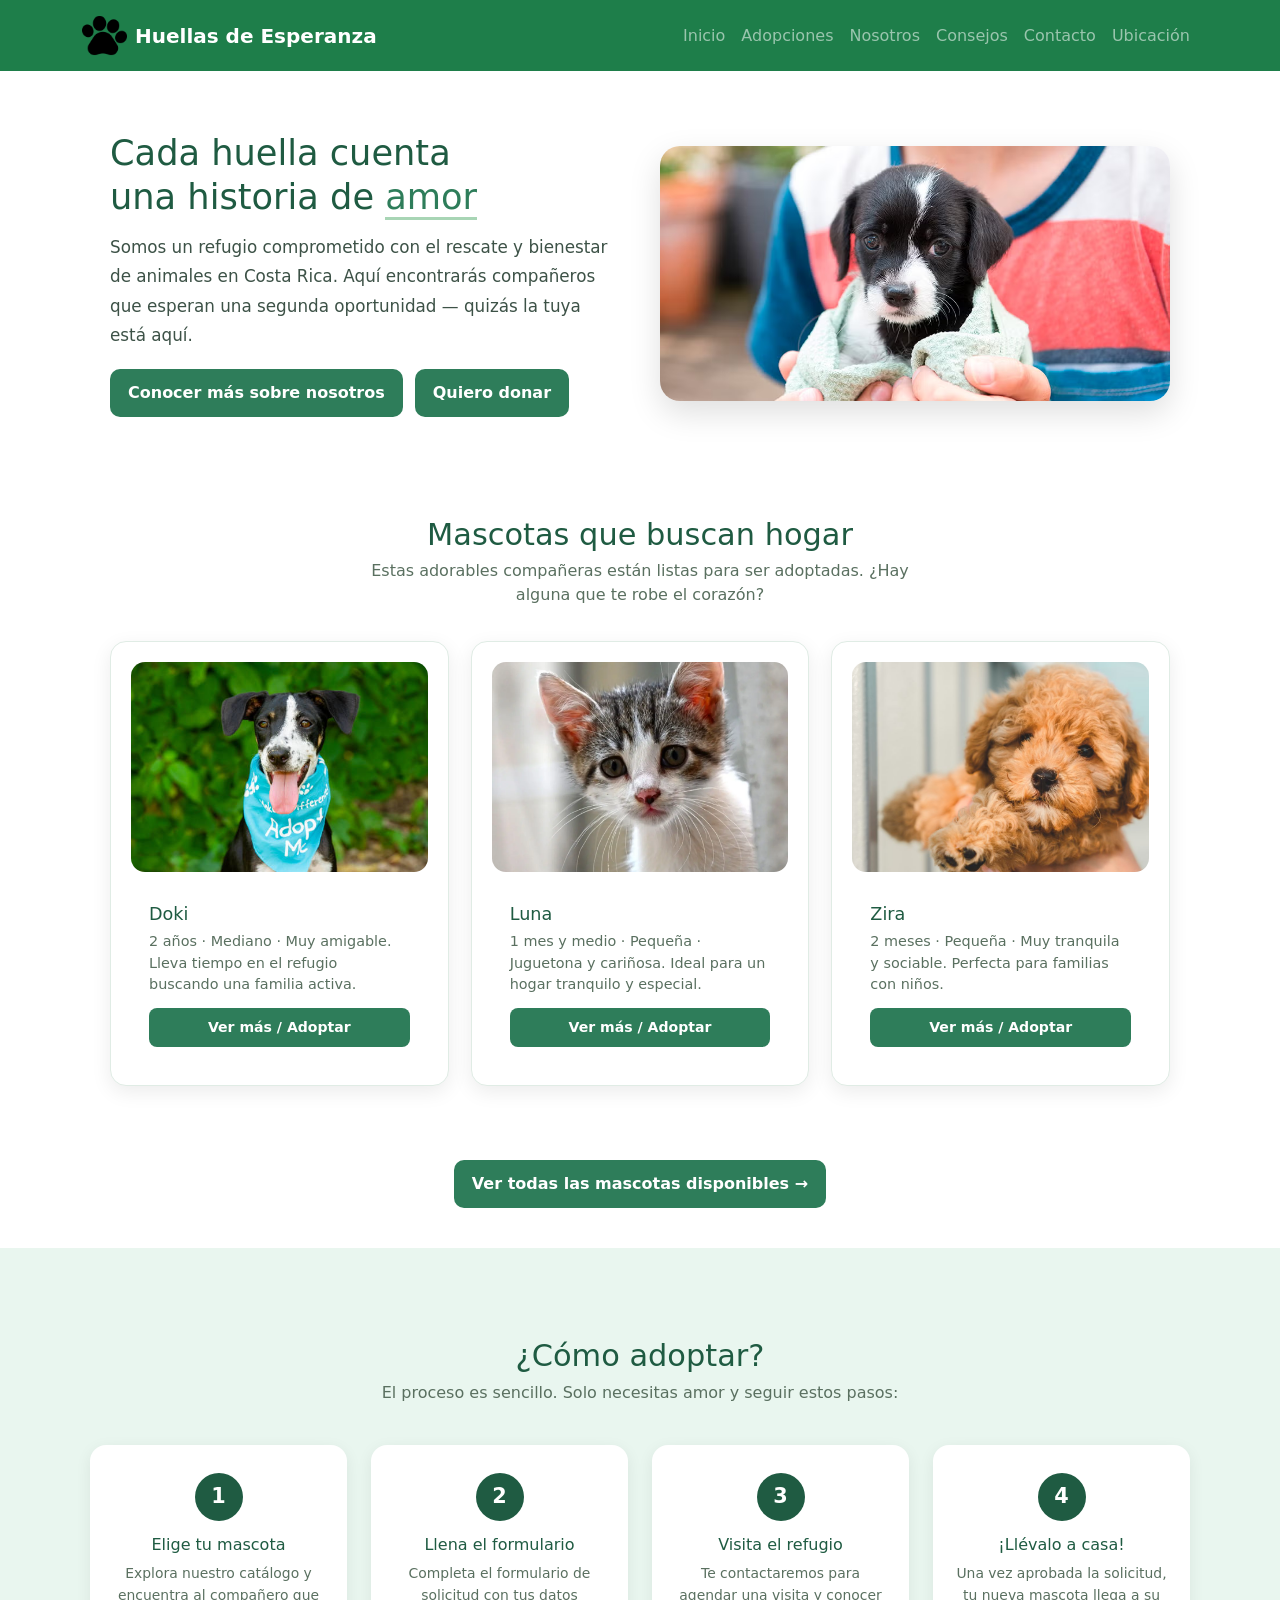
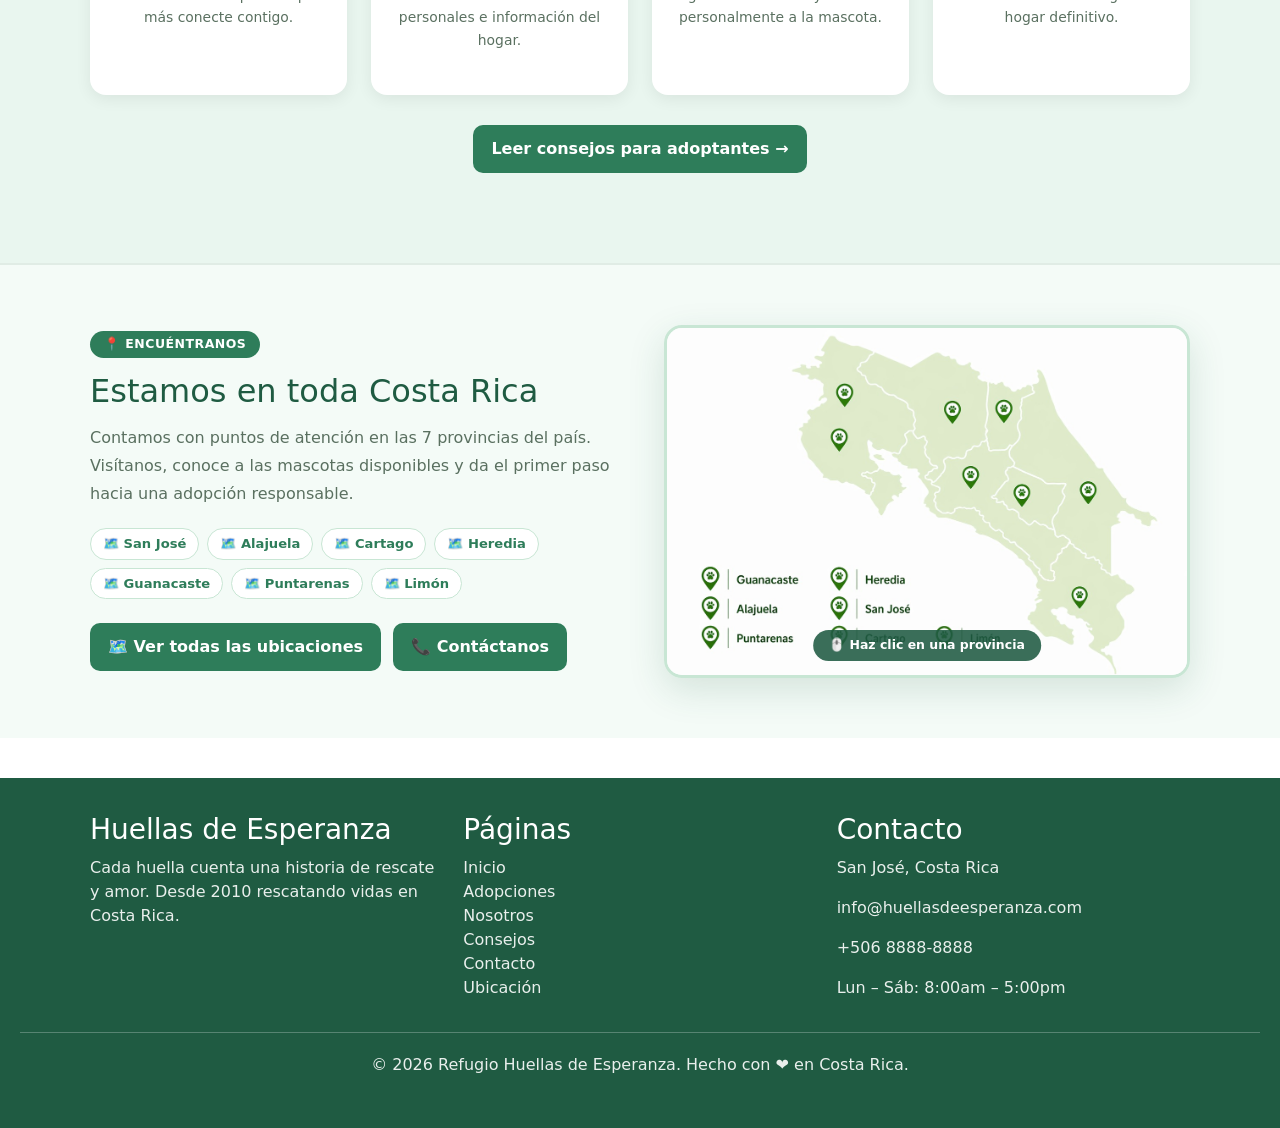
<file: index.html>
<!DOCTYPE html>
<html lang="es">
<head>
  <meta charset="UTF-8">
  <meta name="viewport" content="width=device-width, initial-scale=1.0">
  <meta name="description" content="Refugio Huellas de Esperanza - Rescatamos, cuidamos y conectamos animales con familias amorosas en Costa Rica.">
  <title>Refugio Huellas de Esperanza | Inicio</title>
  <link rel="shortcut icon" href="img/icono.png" type="image/x-icon">
  <link rel="stylesheet" href="CSS/CSS.css">
  <link rel="stylesheet" href="CSS/menu.css">
  <link href="https://cdn.jsdelivr.net/npm/bootstrap@5.3.3/dist/css/bootstrap.min.css" rel="stylesheet">
</head>
<body>

  <nav class="navbar navbar-expand-lg navbar-dark" style="background: #1e7e4a;">
        <div class="container">
            <a class="navbar-brand d-flex align-items-center" href="index.html">
                <img src="img/icono.png" alt="Logo" width="45">
                <span class="ms-2 fw-bold">Huellas de Esperanza</span>
            </a>
            <button class="navbar-toggler" type="button" data-bs-toggle="collapse" data-bs-target="#navbarNav">
                <span class="navbar-toggler-icon"></span>
            </button>
            <div class="collapse navbar-collapse" id="navbarNav">
                <ul class="navbar-nav ms-auto">
                    <li class="nav-item"><a class="nav-link" href="index.html">Inicio</a></li>
                    <li class="nav-item"><a class="nav-link" href="adopciones.html">Adopciones</a></li>
                    <li class="nav-item"><a class="nav-link" href="quienesSomos.html">Nosotros</a></li>
                    <li class="nav-item"><a class="nav-link" href="consejos.html">Consejos</a></li>
                    <li class="nav-item"><a class="nav-link" href="contacto.html">Contacto</a></li>
                    <li class="nav-item"><a class="nav-link" href="ubicacion.html">Ubicación</a></li>
                </ul>
            </div>
        </div>
    </nav>

  <section>
    <div class="hero">
      <div class="hero-texto">
        <h2>Cada huella cuenta<br>una historia de <span>amor</span></h2>
        <p>
          Somos un refugio comprometido con el rescate y bienestar de animales en Costa Rica.
          Aquí encontrarás compañeros que esperan una segunda oportunidad — quizás la tuya está aquí.
        </p>

        <div class="botones">
          <a href="quienesSomos.html" class="boton boton-outline">Conocer más sobre nosotros</a>
          <a href="contacto.html" class="boton boton-outline">Quiero donar</a>
        </div>
      </div>

      <div class="hero-imagen">
        <img src="img/mascotas-en-adopcion-beneficios-y-requisitos-para-adoptar-un-perro-o-gato.avif"
             alt="Mascotas en adopción esperando un hogar">
      </div>
    </div>
  </section>

  <section class="seccion-titulo">
    <h2>Mascotas que buscan hogar</h2>
    <p>Estas adorables compañeras están listas para ser adoptadas. ¿Hay alguna que te robe el corazón?</p>
  </section>

  <section class="grid-mascotas">
    <div class="tarjeta">
      <img src="img/istockphoto-1254477516-612x612.jpg" alt="Doki">
      <div class="tarjeta-body">
        <h3>Doki</h3>
        <p>2 años · Mediano · Muy amigable. Lleva tiempo en el refugio buscando una familia activa.</p>
        <a href="adopciones.html" class="ver-mas-btn">Ver más / Adoptar</a>
      </div>
    </div>

    <div class="tarjeta">
      <img src="img/gatito2.webp" alt="Luna">
      <div class="tarjeta-body">
        <h3>Luna</h3>
        <p>1 mes y medio · Pequeña · Juguetona y cariñosa. Ideal para un hogar tranquilo y especial.</p>
        <a href="adopciones.html" class="ver-mas-btn">Ver más / Adoptar</a>
      </div>
    </div>

    <div class="tarjeta">
      <img src="img/perrito cafe.jpg" alt="Zira">
      <div class="tarjeta-body">
        <h3>Zira</h3>
        <p>2 meses · Pequeña · Muy tranquila y sociable. Perfecta para familias con niños.</p>
        <a href="adopciones.html" class="ver-mas-btn">Ver más / Adoptar</a>
      </div>
    </div>
  </section>

  <div class="centro">
    <a href="adopciones.html" class="boton">Ver todas las mascotas disponibles →</a>
  </div>

  <section class="seccion-pasos">
    <div class="seccion-titulo">
      <h2>¿Cómo adoptar?</h2>
      <p>El proceso es sencillo. Solo necesitas amor y seguir estos pasos:</p>
    </div>

    <div class="pasos-grid">
      <div class="paso">
        <div class="paso-num">1</div>
        <h3>Elige tu mascota</h3>
        <p>Explora nuestro catálogo y encuentra al compañero que más conecte contigo.</p>
      </div>

      <div class="paso">
        <div class="paso-num">2</div>
        <h3>Llena el formulario</h3>
        <p>Completa el formulario de solicitud con tus datos personales e información del hogar.</p>
      </div>

      <div class="paso">
        <div class="paso-num">3</div>
        <h3>Visita el refugio</h3>
        <p>Te contactaremos para agendar una visita y conocer personalmente a la mascota.</p>
      </div>

      <div class="paso">
        <div class="paso-num">4</div>
        <h3>¡Llévalo a casa!</h3>
        <p>Una vez aprobada la solicitud, tu nueva mascota llega a su hogar definitivo.</p>
      </div>
    </div>

    <div class="centro" style="padding-top: 30px;">
      <a href="consejos.html" class="boton">Leer consejos para adoptantes →</a>
    </div>
  </section>

  <section class="seccion-ubicacion-home">
    <div class="ubicacion-home-inner">

      <div class="ubicacion-home-texto">
        <div class="ubicacion-tag">📍 Encuéntranos</div>
        <h2>Estamos en toda Costa Rica</h2>
        <p>
          Contamos con puntos de atención en las 7 provincias del país. Visítanos, conoce a las mascotas disponibles y da el primer paso hacia una adopción responsable.
        </p>
        <div class="ubicacion-provincias-mini">
          <span>🗺️ San José</span>
          <span>🗺️ Alajuela</span>
          <span>🗺️ Cartago</span>
          <span>🗺️ Heredia</span>
          <span>🗺️ Guanacaste</span>
          <span>🗺️ Puntarenas</span>
          <span>🗺️ Limón</span>
        </div>
        <div class="botones-cta">
          <a href="ubicacion.html" class="boton">🗺️ Ver todas las ubicaciones</a>
          <a href="contacto.html" class="boton boton-outline">📞 Contáctanos</a>
        </div>
      </div>

      <div class="ubicacion-home-mapa">
        <div class="mapa-card">
          <img src="img/WhatsApp Image 2026-04-21 at 4.21.49 AM.jpeg"
               alt="Mapa de Costa Rica con ubicaciones del refugio"
               usemap="#mini-mapa">
          <map name="mini-mapa">
            <area href="ubicacion.html#guanacaste" alt="Guanacaste" title="Ver refugio en Guanacaste" coords="418,211,99" shape="circle">
            <area href="ubicacion.html#puntarenas" alt="Puntarenas"  title="Ver refugio en Puntarenas" coords="968,652,142" shape="circle">
            <area href="ubicacion.html#alajuela"   alt="Alajuela"    title="Ver refugio en Alajuela"   coords="742,259,758,126,635,62,551,157,602,249,618,298,632,308,624,353,685,299" shape="poly">
            <area href="ubicacion.html#sanjose"    alt="San José"    title="Ver refugio en San José"   coords="641,432,650,338,740,281,798,316,784,361,770,394,892,483,886,511,849,532,718,428,687,423,672,431" shape="poly">
            <area href="ubicacion.html#cartago"    alt="Cartago"     title="Ver refugio en Cartago"    coords="847,389,46" shape="circle">
            <area href="ubicacion.html#heredia"    alt="Heredia"     title="Ver refugio en Heredia"    coords="762,131,827,268" shape="rect">
            <area href="ubicacion.html#limon"      alt="Limón"       title="Ver refugio en Limón"      coords="887,124,819,307,939,369,954,496,1167,461" shape="poly">
          </map>
          <div class="mapa-tooltip">🖱️ Haz clic en una provincia</div>
        </div>
      </div>

    </div>
  </section>

  <footer class="footer">
    <div class="footer-container">
      <div>
        <h3>Huellas de Esperanza</h3>
        <p>Cada huella cuenta una historia de rescate y amor. Desde 2010 rescatando vidas en Costa Rica.</p>
      </div>

      <div>
        <h3>Páginas</h3>
        <a href="index.html">Inicio</a><br>
        <a href="adopciones.html">Adopciones</a><br>
        <a href="quienesSomos.html">Nosotros</a><br>
        <a href="consejos.html">Consejos</a><br>
        <a href="contacto.html">Contacto</a><br>
        <a href="ubicacion.html">Ubicación</a>
      </div>

      <div>
        <h3>Contacto</h3>
        <p>San José, Costa Rica</p>
        <p>info@huellasdeesperanza.com</p>
        <p>+506 8888-8888</p>
        <p>Lun – Sáb: 8:00am – 5:00pm</p>
      </div>
    </div>

    <hr>
    <p class="footer-copy">© 2026 Refugio Huellas de Esperanza. Hecho con ❤️ en Costa Rica.</p>
  </footer>

   <script src="https://cdn.jsdelivr.net/npm/bootstrap@5.3.3/dist/js/bootstrap.bundle.min.js"></script>

</body>
</html>
</file>
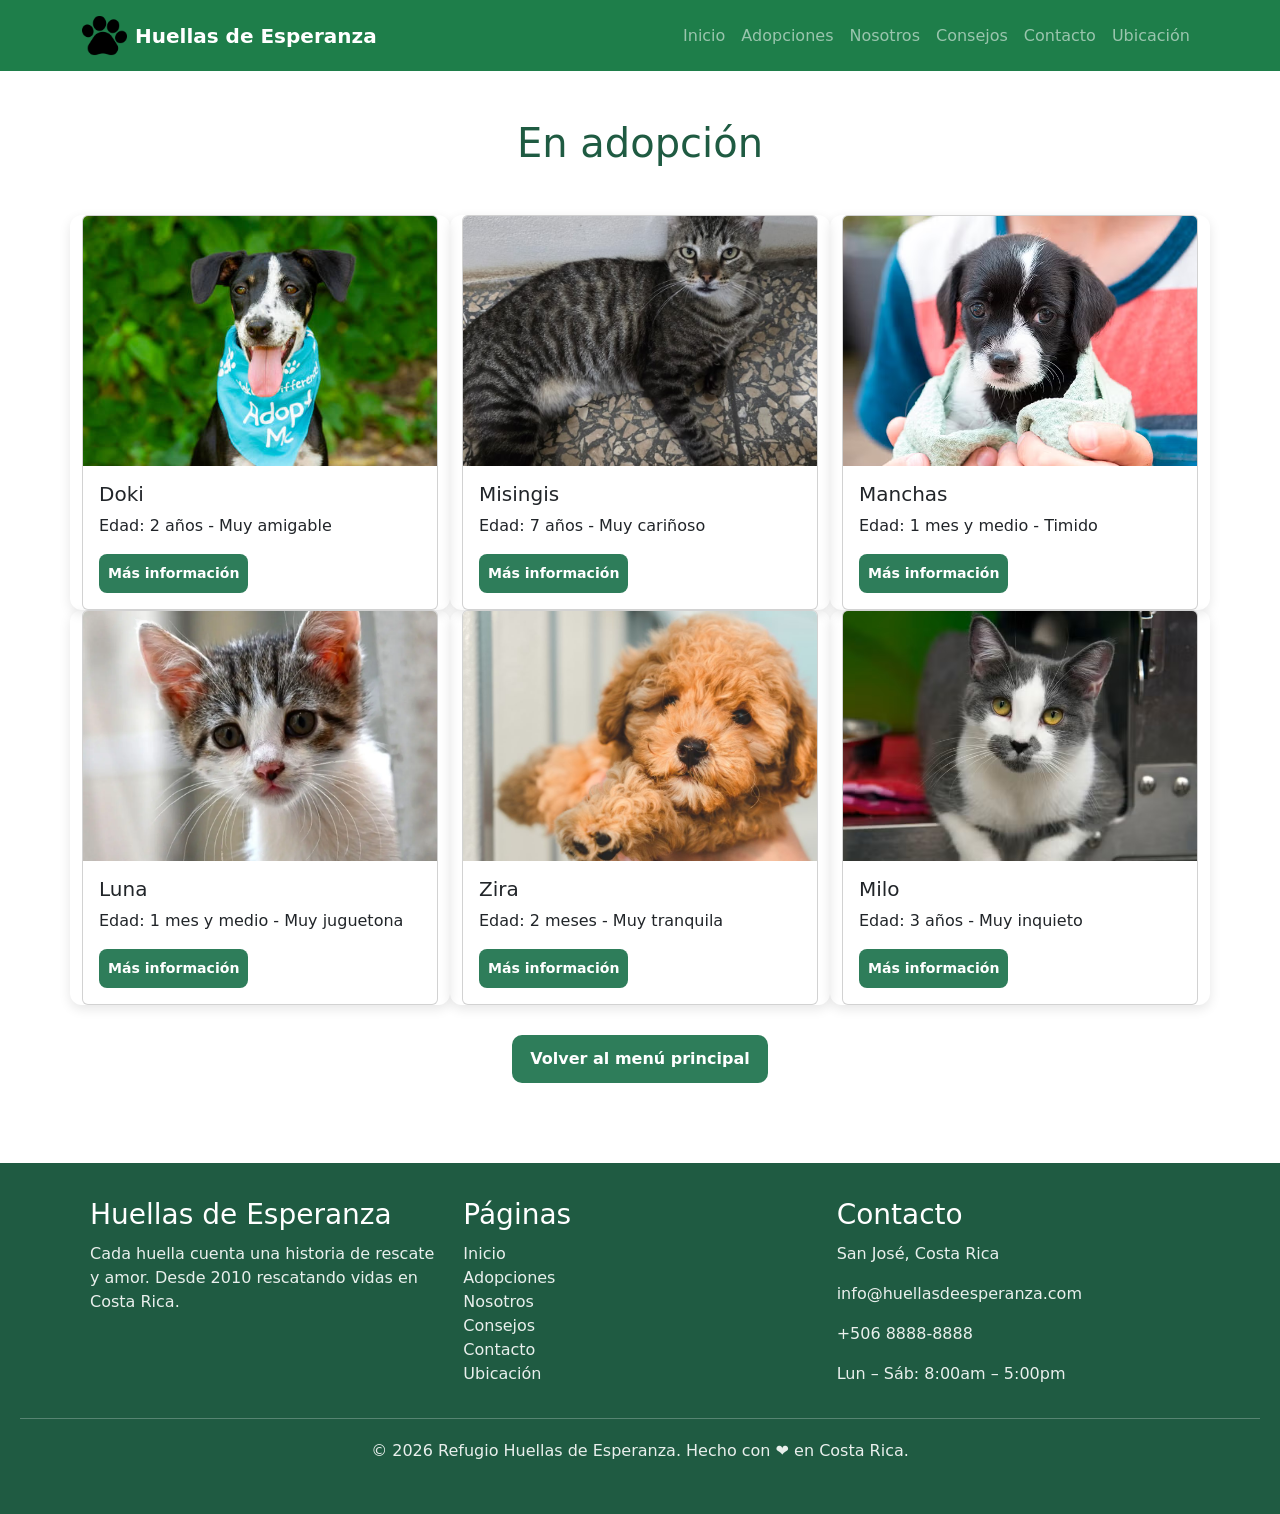
<file: adopciones.html>
<!DOCTYPE html>
<html lang="es">
<head>
  <meta charset="UTF-8">
  <meta name="viewport" content="width=device-width, initial-scale=1.0">
  <title>Refugio Huellas de Esperanza | Adopción</title>
  <link rel="shortcut icon" href="img/icono.png" type="image/x-icon">
  <link rel="stylesheet" href="CSS/CSS.css">
  <link rel="stylesheet" href="CSS/menu.css">
  <link rel="stylesheet" href="CSS/adopciones.css">
  <link href="https://cdn.jsdelivr.net/npm/bootstrap@5.3.0/dist/css/bootstrap.min.css" rel="stylesheet">
</head>
<body>
<nav class="navbar navbar-expand-lg navbar-dark" style="background: #1e7e4a;">
        <div class="container">
            <a class="navbar-brand d-flex align-items-center" href="index.html">
                <img src="img/icono.png" alt="Logo" width="45">
                <span class="ms-2 fw-bold">Huellas de Esperanza</span>
            </a>
            <button class="navbar-toggler" type="button" data-bs-toggle="collapse" data-bs-target="#navbarNav">
                <span class="navbar-toggler-icon"></span>
            </button>
            <div class="collapse navbar-collapse" id="navbarNav">
                <ul class="navbar-nav ms-auto">
                    <li class="nav-item"><a class="nav-link" href="index.html">Inicio</a></li>
                    <li class="nav-item"><a class="nav-link" href="adopciones.html">Adopciones</a></li>
                    <li class="nav-item"><a class="nav-link" href="quienesSomos.html">Nosotros</a></li>
                    <li class="nav-item"><a class="nav-link" href="consejos.html">Consejos</a></li>
                    <li class="nav-item"><a class="nav-link" href="contacto.html">Contacto</a></li>
                    <li class="nav-item"><a class="nav-link" href="ubicacion.html">Ubicación</a></li>

                </ul>
            </div>
        </div>
    </nav>

    <div class="container mt-5">
        <h1 class="text-center">En adopción</h1>
    </div>

    <section class="container mt-5">
        <div class="row">
            <div class="col-12 col-sm-6 col-md-4">
                <div class="card">
                    <img src="img/istockphoto-1254477516-612x612.jpg" class="card-img-top">
                    <div class="card-body">
                        <h5 class="card-title">Doki</h5>
                        <p class="card-text">Edad: 2 años - Muy amigable</p>
                        <button class="ver-mas-btn" data-bs-toggle="modal" data-bs-target="#doki">
                          Más información
                        </button>
                    </div>
                </div>
            </div>

            <div class="col-12 col-sm-6 col-md-4">
      <div class="card">
        <img src="img/WhatsApp Image 2026-04-20 at 7.28.50 PM.jpeg" class="card-img-top">
        <div class="card-body">
          <h5 class="card-title">Misingis</h5>
          <p class="card-text">Edad: 7 años - Muy cariñoso</p>
          <button class="ver-mas-btn" data-bs-toggle="modal" data-bs-target="#misingis">
            Más información
          </button>
        </div>
      </div>
    </div>

          <div class="col-12 col-sm-6 col-md-4">
      <div class="card">
        <img src="img/mascotas-en-adopcion-beneficios-y-requisitos-para-adoptar-un-perro-o-gato.avif" class="card-img-top">
        <div class="card-body">
          <h5 class="card-title">Manchas</h5>
          <p class="card-text">Edad: 1 mes y medio - Timido</p>
        <button class="ver-mas-btn" data-bs-toggle="modal" data-bs-target="#manchas">
          Más información
        </button>
  
        </div>
      </div>
    </div>



          <div class="col-12 col-sm-6 col-md-4">
      <div class="card">
        <img src="img/gatito2.webp" class="card-img-top">
        <div class="card-body">
          <h5 class="card-title">Luna</h5>
          <p class="card-text">Edad: 1 mes y medio - Muy juguetona</p>
          <button class="ver-mas-btn" data-bs-toggle="modal" data-bs-target="#luna">
            Más información
          </button>
  
        </div>
      </div>
    </div>

            
       <div class="col-12 col-sm-6 col-md-4">
      <div class="card">
        <img src="img/perrito cafe.jpg" class="card-img-top">
        <div class="card-body">
          <h5 class="card-title">Zira</h5>
          <p class="card-text">Edad: 2 meses - Muy tranquila</p>
          <button class="ver-mas-btn" data-bs-toggle="modal" data-bs-target="#zira">
            Más información
          </button>
  
        </div>
      </div>
    </div>


   <div class="col-12 col-sm-6 col-md-4">
      <div class="card">
        <img src="img/gatito1.avif" class="card-img-top">
        <div class="card-body">
          <h5 class="card-title">Milo</h5>
          <p class="card-text">Edad: 3 años - Muy inquieto</p>
          <button class="ver-mas-btn" data-bs-toggle="modal" data-bs-target="#milo">
            Más información
          </button>
  
        </div>
      </div>
    </div>
      </section>



      <div class="modal fade" id="doki" tabindex="-1">
  <div class="modal-dialog">
    <div class="modal-content">

      <div class="modal-header">
        <h5 class="modal-title">Doki</h5>
        <button type="button" class="btn-close" data-bs-dismiss="modal"></button>
      </div>

      <div class="modal-body">
        <p><strong>Edad:</strong> 2 años</p>
        <p><strong>Tamaño:</strong> Mediano</p>
        <p><strong>Carácter:</strong> Muy amigable</p>
        <p><strong>Historia:</strong> Fue hayado en la calle pero esta listo para dar su amor.</p>
      </div>

       <div class="modal-footer">
        <button class="btn btn-success" > <a href="contacto.html">Adoptar</a></button>
        <button class="btn btn-secondary" data-bs-dismiss="modal">Cerrar</button>
      </div>

    </div>
  </div>
</div>

  <div class="modal fade" id="misingis" tabindex="-1">
  <div class="modal-dialog">
    <div class="modal-content">

      <div class="modal-header">
        <h5 class="modal-title">Misingis</h5>
        <button type="button" class="btn-close" data-bs-dismiss="modal"></button>
      </div>

      <div class="modal-body">
        <p><strong>Edad:</strong> 7 años</p>
        <p><strong>Tamaño:</strong> Mediano</p>
        <p><strong>Carácter:</strong> Muy amigable</p>
        <p><strong>Historia:</strong> Fue abandonado y ahora esta en busca de un hogar.</p>
      </div>

        <div class="modal-footer">
        <button class="btn btn-success" > <a href="contacto.html">Adoptar</a></button>
        <button class="btn btn-secondary" data-bs-dismiss="modal">Cerrar</button>
      </div>

    </div>
  </div>
</div>

  <div class="modal fade" id="manchas" tabindex="-1">
  <div class="modal-dialog">
    <div class="modal-content">

      <div class="modal-header">
        <h5 class="modal-title">Manchas</h5>
        <button type="button" class="btn-close" data-bs-dismiss="modal"></button>
      </div>

      <div class="modal-body">
        <p><strong>Edad:</strong> 1 mes y medio</p>
        <p><strong>Tamaño:</strong> Pequeño</p>
        <p><strong>Carácter:</strong> Timido</p>
        <p><strong>Historia:</strong> Fue hayado junto a su mamá abandonados pero ahora esta listo para una nueva familia</p>
      </div>

     <div class="modal-footer">
        <button class="btn btn-success" > <a href="contacto.html">Adoptar</a></button>
        <button class="btn btn-secondary" data-bs-dismiss="modal">Cerrar</button>
      </div>

    </div>
  </div>
</div>

<div class="modal fade" id="luna" tabindex="-1">
  <div class="modal-dialog">
    <div class="modal-content">

      <div class="modal-header">
        <h5 class="modal-title">Luna</h5>
        <button type="button" class="btn-close" data-bs-dismiss="modal"></button>
      </div>

      <div class="modal-body">
        <p><strong>Edad:</strong> 1 mes y medio</p>
        <p><strong>Tamaño:</strong> Pequeña</p>
        <p><strong>Carácter:</strong> Muy juguetona</p>
        <p><strong>Historia:</strong> Luna fue encontrada en la calle, desnutrida y asustada. Con cuidados y mucho cariño, logró recuperarse. Hoy es una gatita dulce que solo busca una familia que la ame.</p>
      </div>

      <div class="modal-footer">
        <button class="btn btn-success" > <a href="contacto.html">Adoptar</a></button>
        <button class="btn btn-secondary" data-bs-dismiss="modal">Cerrar</button>
      </div>

    </div>
  </div>
</div>

<div class="modal fade" id="zira" tabindex="-1">
  <div class="modal-dialog">
    <div class="modal-content">

      <div class="modal-header">
        <h5 class="modal-title">Zira</h5>
        <button type="button" class="btn-close" data-bs-dismiss="modal"></button>
      </div>

      <div class="modal-body">
        <p><strong>Edad:</strong> 2 meses</p>
        <p><strong>Tamaño:</strong> Pequeña</p>
        <p><strong>Carácter:</strong> Muy tranquila</p>
        <p><strong>Historia:</strong> Zira es una perrita tranquila, muy cariñosa y sociable. Le encanta estar acompañada y es ideal para un hogar lleno de amor.</p>
      </div>

      <div class="modal-footer">
        <button class="btn btn-success" > <a href="contacto.html">Adoptar</a></button>
        <button class="btn btn-secondary" data-bs-dismiss="modal">Cerrar</button>
      </div>

    </div>
  </div>
</div>

<div class="modal fade" id="milo" tabindex="-1">
  <div class="modal-dialog">
    <div class="modal-content">

      <div class="modal-header">
        <h5 class="modal-title">Milo</h5>
        <button type="button" class="btn-close" data-bs-dismiss="modal"></button>
      </div>

      <div class="modal-body">
        <p><strong>Edad:</strong> 3 años</p>
        <p><strong>Tamaño:</strong> Mediano</p>
        <p><strong>Carácter:</strong> Muy inquieto</p>
        <p><strong>Historia:</strong> Milo es enérgico y juguetón. Disfruta correr y explorar, perfecto para alguien activo que quiera un compañero fiel.</p>
      </div>

      <div class="modal-footer">
        <button class="btn btn-success" > <a href="contacto.html">Adoptar</a></button>
        <button class="btn btn-secondary" data-bs-dismiss="modal">Cerrar</button>
      </div>

    </div>
  </div>
</div>

<!--- Aca se coloca el boton para volver al menu-->
<div class="centro" style="padding-top: 30px;">
    <a href="#" class="boton">Volver al menú principal</a>
  </div>

<footer class="footer">
    <div class="footer-container">
      <div>
        <h3>Huellas de Esperanza</h3>
        <p>Cada huella cuenta una historia de rescate y amor. Desde 2010 rescatando vidas en Costa Rica.</p>
      </div>

      <div>
        <h3>Páginas</h3>
        <a href="index.html">Inicio</a><br>
        <a href="adopciones.html">Adopciones</a><br>
        <a href="quienesSomos.html">Nosotros</a><br>
        <a href="consejos.html">Consejos</a><br>
        <a href="contacto.html">Contacto</a><br>
        <a href="ubicacion.html">Ubicación</a>
      </div>

      <div>
        <h3>Contacto</h3>
        <p>San José, Costa Rica</p>
        <p>info@huellasdeesperanza.com</p>
        <p>+506 8888-8888</p>
        <p>Lun – Sáb: 8:00am – 5:00pm</p>
      </div>
    </div>

    <hr>
    <p class="footer-copy">© 2026 Refugio Huellas de Esperanza. Hecho con ❤️ en Costa Rica.</p>
  </footer>



  <script src="https://cdn.jsdelivr.net/npm/bootstrap@5.3.0/dist/js/bootstrap.bundle.min.js"></script>
</body>
</html>
</file>
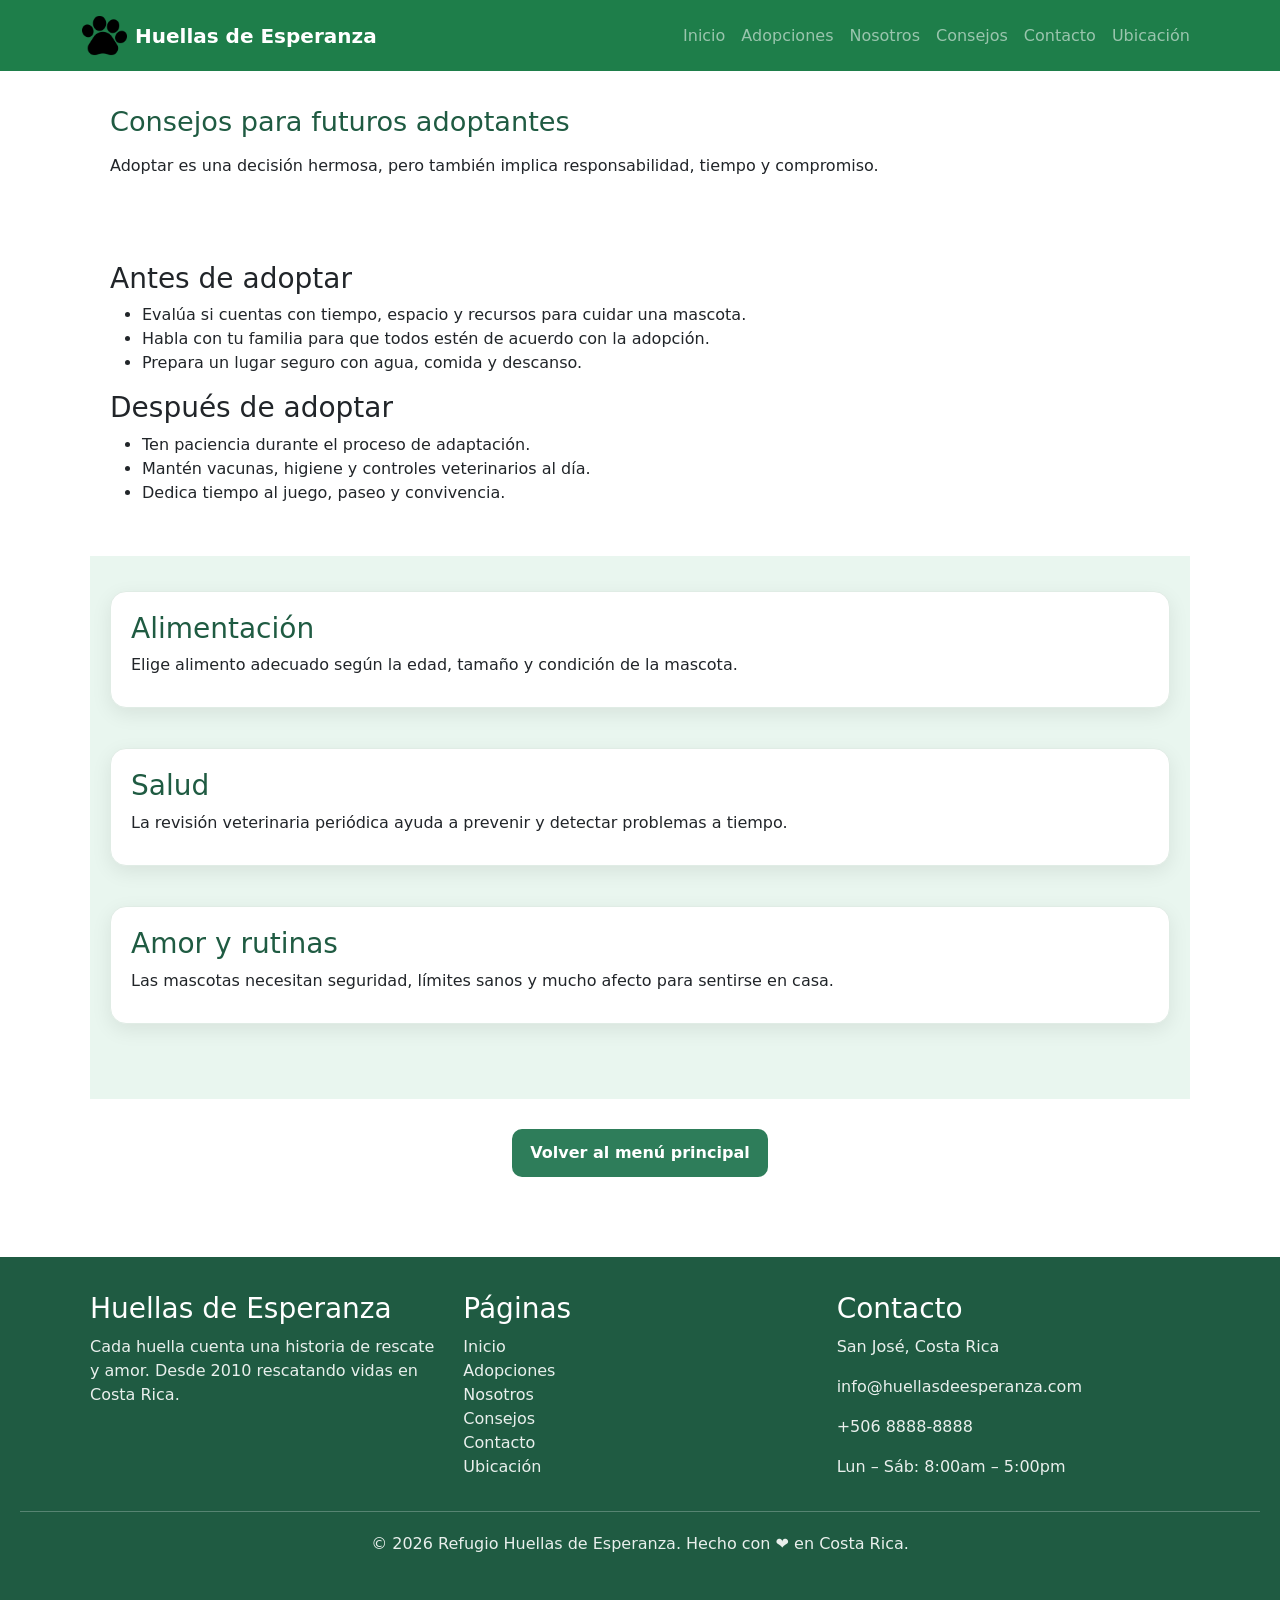
<file: consejos.html>
<!DOCTYPE html>
<html lang="es">
<head>
  <meta charset="UTF-8">
  <meta name="viewport" content="width=device-width, initial-scale=1.0">
  <meta name="description" content="Refugio Huellas de Esperanza - Rescatamos, cuidamos y conectamos animales con familias amorosas en Costa Rica.">
  <title>Refugio Huellas de Esperanza | Inicio</title>
  <link rel="shortcut icon" href="img/icono.png" type="image/x-icon">
  <link rel="stylesheet" href="CSS/CSS.css">
  <link rel="stylesheet" href="CSS/menu.css">
  <link href="https://cdn.jsdelivr.net/npm/bootstrap@5.3.3/dist/css/bootstrap.min.css" rel="stylesheet">
</head>
<body>


  <nav class="navbar navbar-expand-lg navbar-dark" style="background: #1e7e4a;">
        <div class="container">
            <a class="navbar-brand d-flex align-items-center" href="index.html">
                <img src="img/icono.png" alt="Logo" width="45">
                <span class="ms-2 fw-bold">Huellas de Esperanza</span>
            </a>
            <button class="navbar-toggler" type="button" data-bs-toggle="collapse" data-bs-target="#navbarNav">
                <span class="navbar-toggler-icon"></span>
            </button>
            <div class="collapse navbar-collapse" id="navbarNav">
                <ul class="navbar-nav ms-auto">
                    <li class="nav-item"><a class="nav-link" href="index.html">Inicio</a></li>
                    <li class="nav-item"><a class="nav-link" href="adopciones.html">Adopciones</a></li>
                    <li class="nav-item"><a class="nav-link" href="quienesSomos.html">Nosotros</a></li>
                    <li class="nav-item"><a class="nav-link" href="consejos.html">Consejos</a></li>
                    <li class="nav-item"><a class="nav-link" href="contacto.html">Contacto</a></li>
                    <li class="nav-item"><a class="nav-link" href="ubicacion.html">Ubicación</a></li>
                </ul>
            </div>
        </div>
  </nav>

  <section class="encabezado-pagina">
    <h2>Consejos para futuros adoptantes</h2>
    <p>Adoptar es una decisión hermosa, pero también implica responsabilidad, tiempo y compromiso.</p>
  </section>

  <main class="seccion">
    <div class="grid-info">
      <div class="info-box">
        <h3>Antes de adoptar</h3>
        <ul class="lista">
          <li>Evalúa si cuentas con tiempo, espacio y recursos para cuidar una mascota.</li>
          <li>Habla con tu familia para que todos estén de acuerdo con la adopción.</li>
          <li>Prepara un lugar seguro con agua, comida y descanso.</li>
        </ul>
      </div>
      <div class="info-box">
        <h3>Después de adoptar</h3>
        <ul class="lista">
          <li>Ten paciencia durante el proceso de adaptación.</li>
          <li>Mantén vacunas, higiene y controles veterinarios al día.</li>
          <li>Dedica tiempo al juego, paseo y convivencia.</li>
        </ul>
      </div>
    </div>
  </main>

  <section class="seccion fondo-suave">
    <div class="tarjetas-3">
      <div class="tarjeta">
        <h3>Alimentación</h3>
        <p>Elige alimento adecuado según la edad, tamaño y condición de la mascota.</p>
      </div>
      <div class="tarjeta">
        <h3>Salud</h3>
        <p>La revisión veterinaria periódica ayuda a prevenir y detectar problemas a tiempo.</p>
      </div>
      <div class="tarjeta">
        <h3>Amor y rutinas</h3>
        <p>Las mascotas necesitan seguridad, límites sanos y mucho afecto para sentirse en casa.</p>
      </div>
    </div>
  </section>

  <div class="centro" style="padding-top: 30px;">
    <a href="#" class="boton">Volver al menú principal</a>
  </div>

  <footer class="footer">
    <div class="footer-container">
      <div>
        <h3>Huellas de Esperanza</h3>
        <p>Cada huella cuenta una historia de rescate y amor. Desde 2010 rescatando vidas en Costa Rica.</p>
      </div>

      <div>
        <h3>Páginas</h3>
        <a href="index.html">Inicio</a><br>
        <a href="adopciones.html">Adopciones</a><br>
        <a href="quienesSomos.html">Nosotros</a><br>
        <a href="consejos.html">Consejos</a><br>
        <a href="contacto.html">Contacto</a><br>
        <a href="ubicacion.html">Ubicación</a>
      </div>

      <div>
        <h3>Contacto</h3>
        <p>San José, Costa Rica</p>
        <p>info@huellasdeesperanza.com</p>
        <p>+506 8888-8888</p>
        <p>Lun – Sáb: 8:00am – 5:00pm</p>
      </div>
    </div>

    <hr>
    <p class="footer-copy">© 2026 Refugio Huellas de Esperanza. Hecho con ❤️ en Costa Rica.</p>
  </footer>

  <script src="https://cdn.jsdelivr.net/npm/bootstrap@5.3.3/dist/js/bootstrap.bundle.min.js"></script>

</body>
</html>
</file>
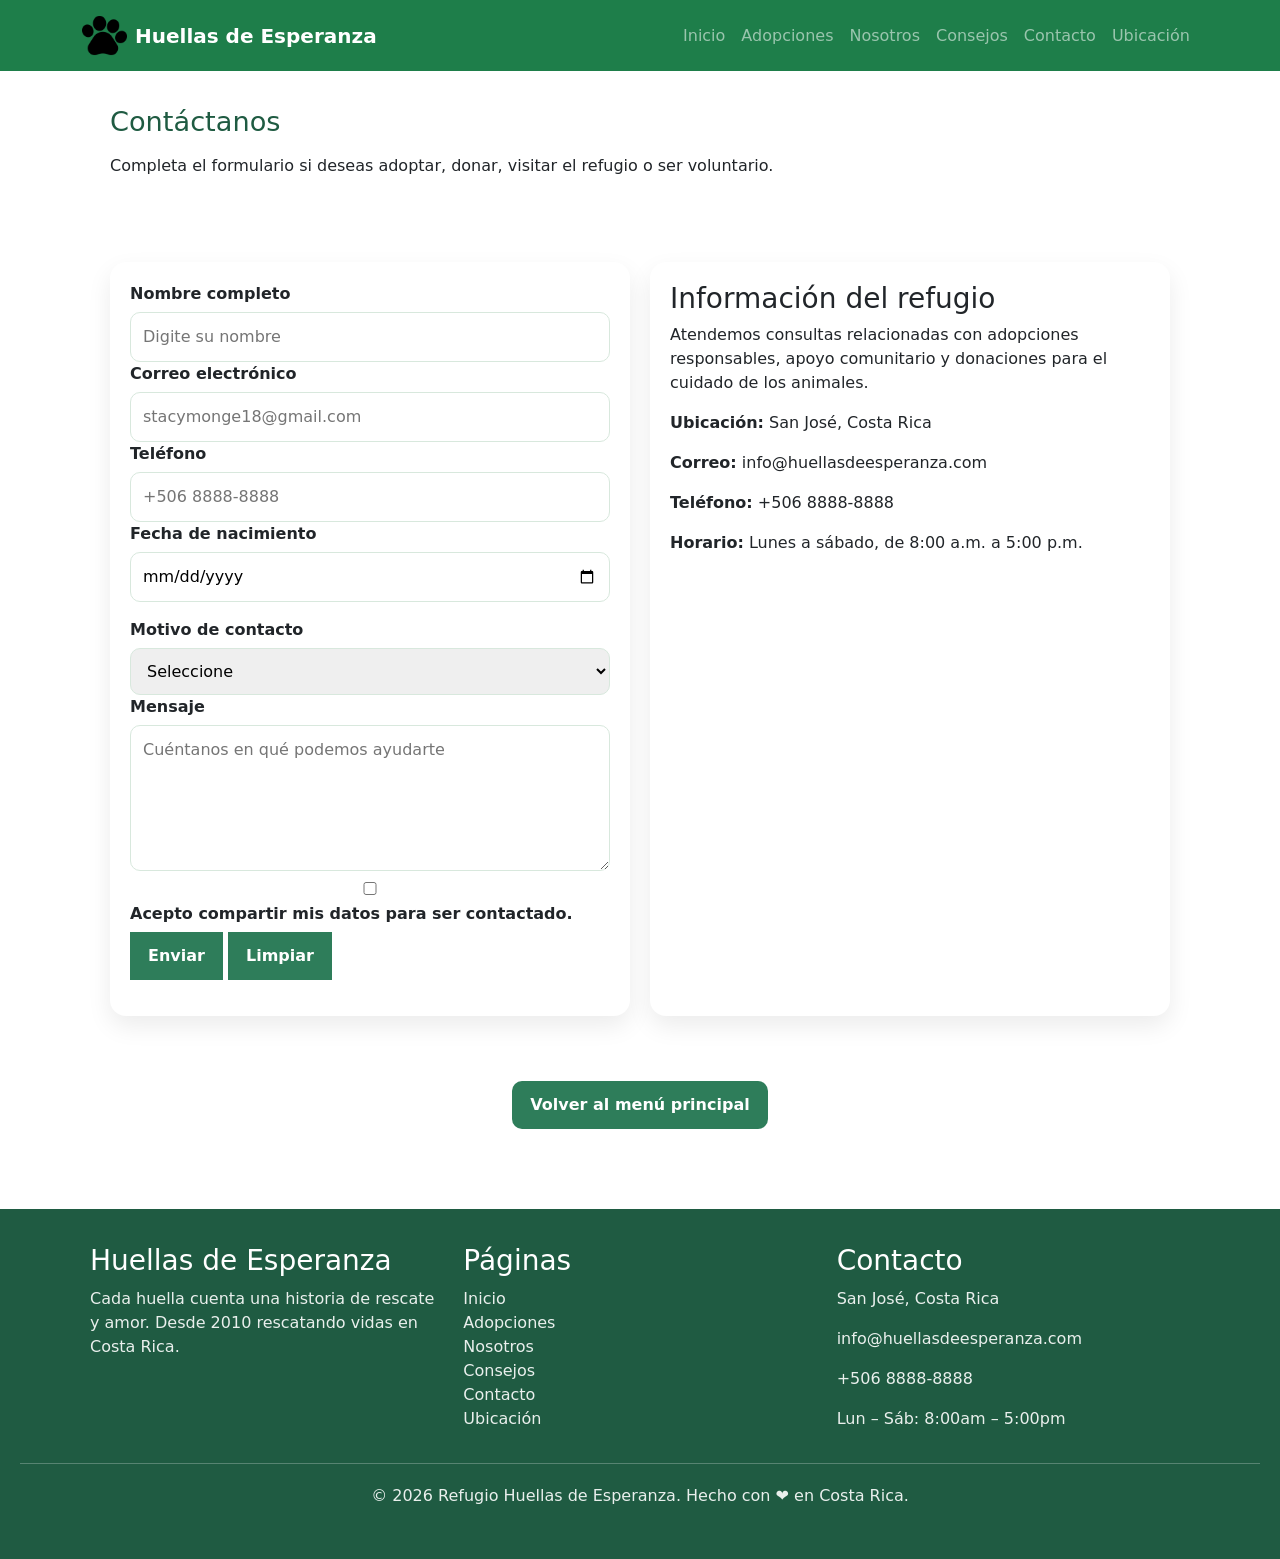
<file: contacto.html>
<!DOCTYPE html>
<html lang="es">
<head>
  <meta charset="UTF-8">
  <meta name="viewport" content="width=device-width, initial-scale=1.0">
  <title>Refugio Huellas de Esperanza | Contacto</title>
  <link rel="shortcut icon" href="img/icono.png" type="image/x-icon">
  <link rel="stylesheet" href="CSS/CSS.css">
  <link rel="stylesheet" href="CSS/contacto.css">
  <link rel="stylesheet" href="CSS/menu.css">
   <link href="https://cdn.jsdelivr.net/npm/bootstrap@5.3.3/dist/css/bootstrap.min.css" rel="stylesheet">
</head>
<body>
 <nav class="navbar navbar-expand-lg navbar-dark" style="background: #1e7e4a;">
        <div class="container">
            <a class="navbar-brand d-flex align-items-center" href="index.html">
                <img src="img/icono.png" alt="Logo" width="45">
                <span class="ms-2 fw-bold">Huellas de Esperanza</span>
            </a>
            <button class="navbar-toggler" type="button" data-bs-toggle="collapse" data-bs-target="#navbarNav">
                <span class="navbar-toggler-icon"></span>
            </button>
            <div class="collapse navbar-collapse" id="navbarNav">
                <ul class="navbar-nav ms-auto">
                    <li class="nav-item"><a class="nav-link" href="index.html">Inicio</a></li>
                    <li class="nav-item"><a class="nav-link" href="adopciones.html">Adopciones</a></li>
                    <li class="nav-item"><a class="nav-link" href="quienesSomos.html">Nosotros</a></li>
                    <li class="nav-item"><a class="nav-link" href="consejos.html">Consejos</a></li>
                    <li class="nav-item"><a class="nav-link" href="contacto.html">Contacto</a></li>
                    <li class="nav-item"><a class="nav-link" href="ubicacion.html">Ubicación</a></li>
                </ul>
            </div>
        </div>
  </nav>

  <section class="encabezado-pagina">
    <h2>Contáctanos</h2>
    <p>Completa el formulario si deseas adoptar, donar, visitar el refugio o ser voluntario.</p>
  </section>

  <main class="contacto-layout">
  <form
    class="formulario"
    id="formContacto"
    action="https://formsubmit.co/danidechira@gmail.com"
    method="POST"
  >
    <label for="nombre">Nombre completo</label>
    <input
      type="text"
      id="nombre"
      name="nombre"
      placeholder="Digite su nombre"
      required
    >

    <label for="correo">Correo electrónico</label>
    <input
      type="email"
      id="correo"
      name="correo"
      placeholder="stacymonge18@gmail.com"
      required
    >

    <label for="telefono">Teléfono</label>
    <input
      type="tel"
      id="telefono"
      name="telefono"
      placeholder="+506 8888-8888"
    >

    <label for="fechaNacimiento">Fecha de nacimiento</label>
    <input
      type="date"
      id="fechaNacimiento"
      name="fechaNacimiento"
      required
    >

    <p id="edadCalculada"></p>

    <label for="servicio">Motivo de contacto</label>
    <select id="servicio" name="servicio" required>
      <option value="">Seleccione</option>
      <option value="Adopción">Adopción</option>
      <option value="Donación">Donación</option>
      <option value="Voluntariado">Voluntariado</option>
      <option value="Información general">Información general</option>
    </select>

    <label for="mensaje">Mensaje</label>
    <textarea
      id="mensaje"
      name="mensaje"
      rows="5"
      placeholder="Cuéntanos en qué podemos ayudarte"
      required
    ></textarea>

    <div class="check">
      <input type="checkbox" id="acepta" name="acepta" required>
      <label for="acepta">Acepto compartir mis datos para ser contactado.</label>
    </div>

    <input type="hidden" name="_subject" value="Nuevo mensaje desde Huellas de Esperanza">
    <input type="hidden" name="_captcha" value="false">
    <input type="hidden" name="_template" value="table">

    <div class="acciones">
      <button type="submit">Enviar</button>
      <button type="reset">Limpiar</button>
    </div>

    <p id="mensajeEstado"></p>
  </form>

  <aside class="aside-box">
    <h3>Información del refugio</h3>
    <p>
      Atendemos consultas relacionadas con adopciones responsables, apoyo comunitario
      y donaciones para el cuidado de los animales.
    </p>
    <p><strong>Ubicación:</strong> San José, Costa Rica</p>
    <p><strong>Correo:</strong> info@huellasdeesperanza.com</p>
    <p><strong>Teléfono:</strong> +506 8888-8888</p>
    <p><strong>Horario:</strong> Lunes a sábado, de 8:00 a.m. a 5:00 p.m.</p>
  </aside>
</main>

  <div class="centro" style="padding-top: 30px;">
    <a href="#" class="boton">Volver al menú principal</a>
  </div>

  <footer class="footer">
    <div class="footer-container">
      <div>
        <h3>Huellas de Esperanza</h3>
        <p>Cada huella cuenta una historia de rescate y amor. Desde 2010 rescatando vidas en Costa Rica.</p>
      </div>

      <div>
        <h3>Páginas</h3>
        <a href="index.html">Inicio</a><br>
        <a href="adopciones.html">Adopciones</a><br>
        <a href="quienesSomos.html">Nosotros</a><br>
        <a href="consejos.html">Consejos</a><br>
        <a href="contacto.html">Contacto</a><br>
        <a href="ubicacion.html">Ubicación</a>
      </div>

      <div>
        <h3>Contacto</h3>
        <p>San José, Costa Rica</p>
        <p>info@huellasdeesperanza.com</p>
        <p>+506 8888-8888</p>
        <p>Lun – Sáb: 8:00am – 5:00pm</p>
      </div>
    </div>

    <hr>
    <p class="footer-copy">© 2026 Refugio Huellas de Esperanza. Hecho con ❤️ en Costa Rica.</p>
  </footer>

   <script src="https://cdn.jsdelivr.net/npm/bootstrap@5.3.3/dist/js/bootstrap.bundle.min.js"></script>
   <script src="JS/contactoJS.js"></script>
</body>
</html>
</file>
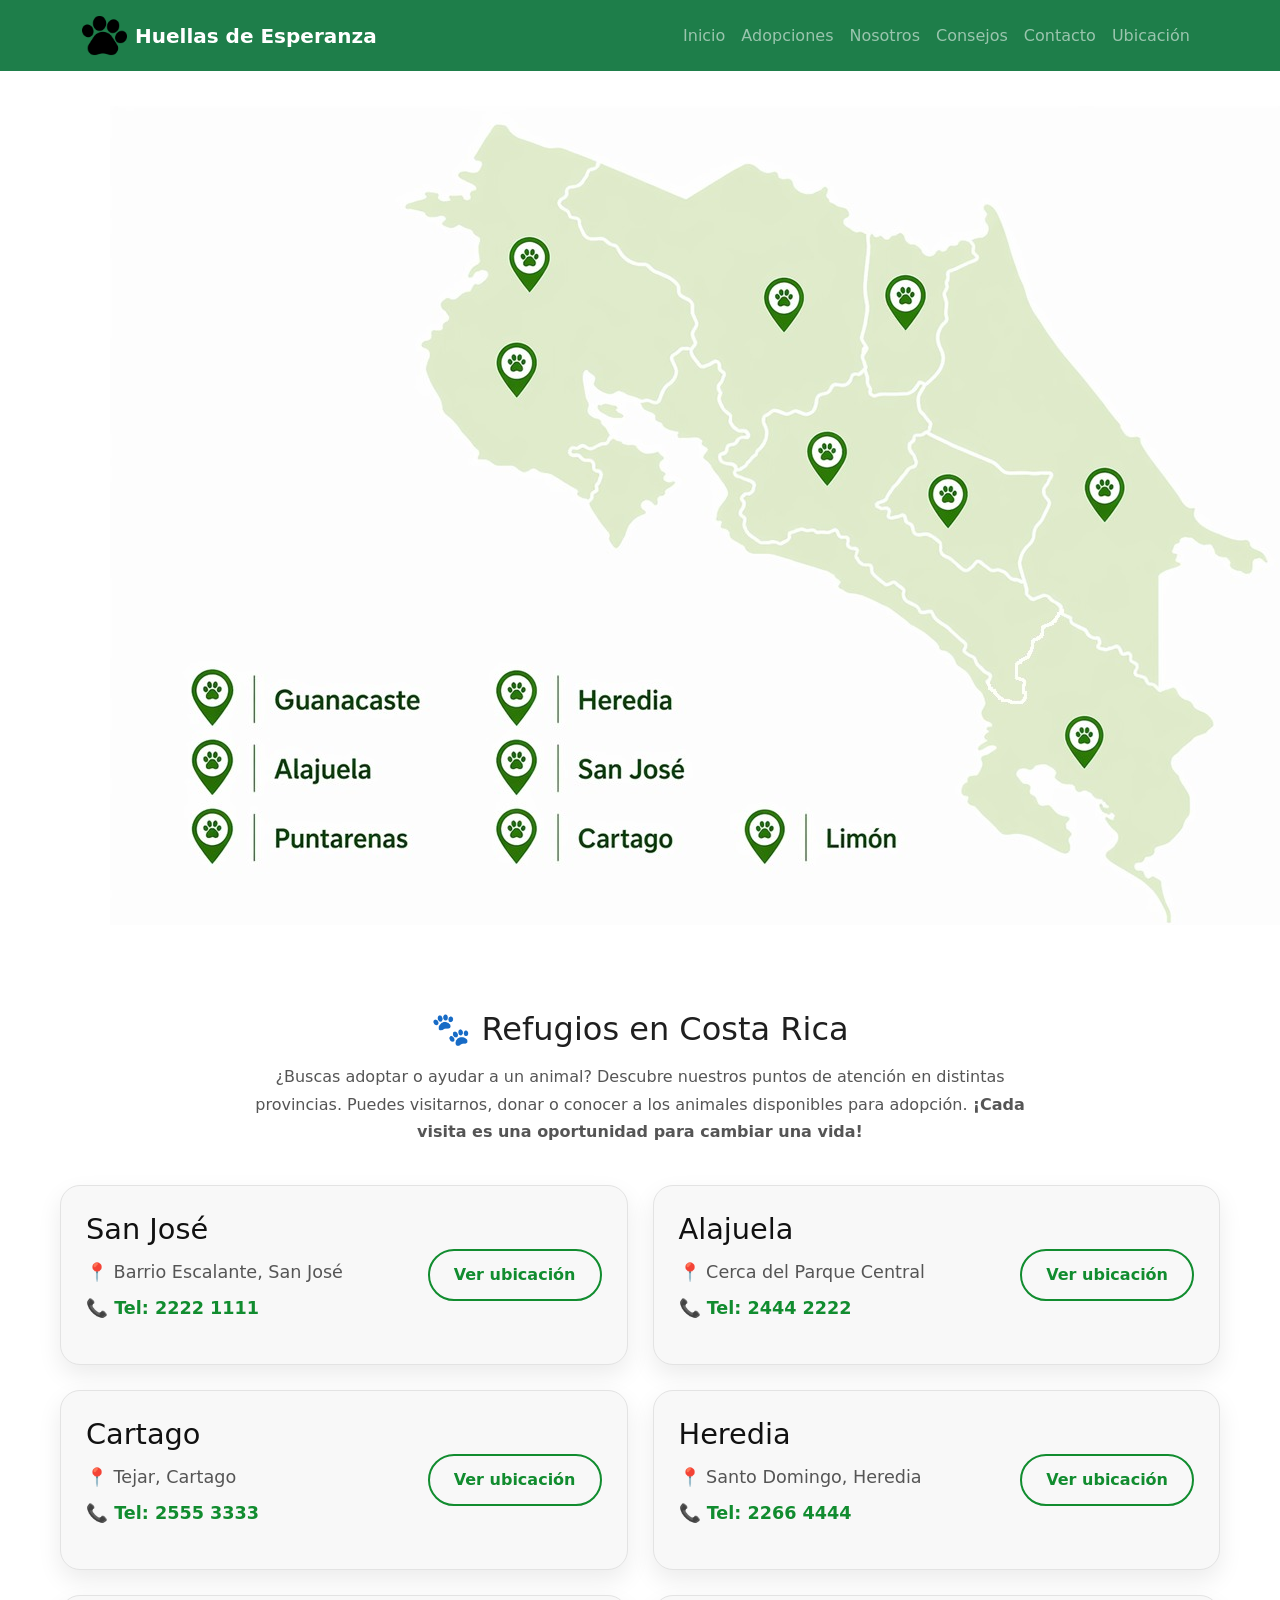
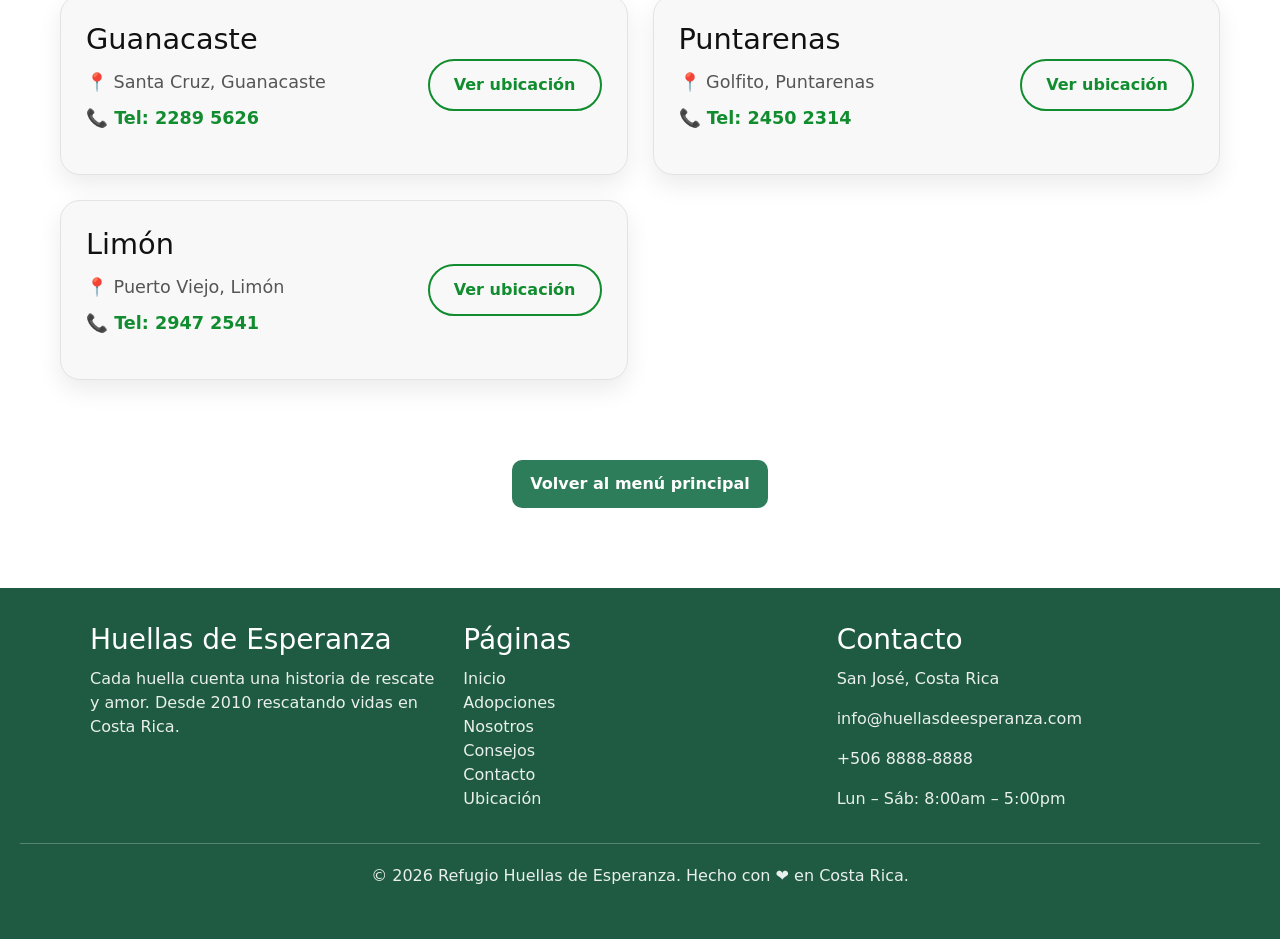
<file: ubicacion.html>
<!doctype html>
<html lang="es">
  <head>
    <meta charset="UTF-8" />
    <meta name="viewport" content="width=device-width, initial-scale=1.0" />
    <meta
      name="description"
      content="Refugio Huellas de Esperanza - Rescatamos, cuidamos y conectamos animales con familias amorosas en Costa Rica."
    />
    <title>Refugio Huellas de Esperanza | Inicio</title>
    <link rel="shortcut icon" href="img/icono.png" type="image/x-icon" />
    <link rel="stylesheet" href="CSS/CSS.css" />
    <link rel="stylesheet" href="CSS/menu.css" />
    <link rel="stylesheet" href="CSS/ubicacion.css">
    <link
      href="https://cdn.jsdelivr.net/npm/bootstrap@5.3.3/dist/css/bootstrap.min.css"
      rel="stylesheet"
    />
  </head>
  <body>
   <nav class="navbar navbar-expand-lg navbar-dark" style="background: #1e7e4a;">
        <div class="container">
            <a class="navbar-brand d-flex align-items-center" href="index.html">
                <img src="img/icono.png" alt="Logo" width="45">
                <span class="ms-2 fw-bold">Huellas de Esperanza</span>
            </a>
            <button class="navbar-toggler" type="button" data-bs-toggle="collapse" data-bs-target="#navbarNav">
                <span class="navbar-toggler-icon"></span>
            </button>
            <div class="collapse navbar-collapse" id="navbarNav">
                <ul class="navbar-nav ms-auto">
                    <li class="nav-item"><a class="nav-link" href="index.html">Inicio</a></li>
                    <li class="nav-item"><a class="nav-link" href="adopciones.html">Adopciones</a></li>
                    <li class="nav-item"><a class="nav-link" href="quienesSomos.html">Nosotros</a></li>
                    <li class="nav-item"><a class="nav-link" href="consejos.html">Consejos</a></li>
                    <li class="nav-item"><a class="nav-link" href="contacto.html">Contacto</a></li>
                    <li class="nav-item"><a class="nav-link" href="ubicacion.html">Ubicación</a></li>
                </ul>
            </div>
        </div>
    </nav>

    <section class="seccion">
      <img src="img/WhatsApp Image 2026-04-21 at 4.21.49 AM.jpeg" usemap="#image-map">
      <map name="image-map">
          <area target="" alt="guanacaste" title="guanacaste" href="#guanacaste" coords="418,211,99" shape="circle">
          <area target="" alt="puntarenas" title="puntarenas" href="#puntarenas" coords="968,652,142" shape="circle">
          <area target="" alt="limon" title="limon" href="#limon" coords="887,124,819,307,939,369,954,496,1167,461" shape="poly">
          <area target="" alt="alajuela" title="alajuela" href="#alajuela" coords="742,259,758,126,635,62,551,157,602,249,618,298,632,308,624,353,685,299" shape="poly">
          <area target="" alt="sanjose" title="sanjose" href="#sanjose" coords="641,432,650,338,740,281,798,316,784,361,770,394,892,483,886,511,849,532,718,428,687,423,672,431" shape="poly">
          <area target="" alt="cartago" title="cartago" href="#cartago" coords="847,389,46" shape="circle">
          <area target="" alt="heredia" title="heredia" href="#heredia" coords="762,131,827,268" shape="rect">
      </map>
  </section>

  <section class="seccion-ubicaciones">
        <div class="intro-ubicaciones">
            <h2>🐾 Refugios en Costa Rica</h2>
            <p>
              ¿Buscas adoptar o ayudar a un animal? Descubre nuestros puntos de atención en distintas provincias.
              Puedes visitarnos, donar o conocer a los animales disponibles para adopción.
              <strong>¡Cada visita es una oportunidad para cambiar una vida!</strong>
            </p>
        </div>

    <div class="contenedor-ubicaciones">

        <section id="sanjose" class="provincia-info">
          <div class="card-ubicacion">
              <div class="card-ubicacion-info">
                  <h3>San José</h3>
                  <p class="ubicacion-texto">📍 Barrio Escalante, San José</p>
                  <p class="telefono">📞 Tel: 2222 1111</p>
              </div>
              <a href="#" class="btn-ubicacion">Ver ubicación</a>
          </div>
        </section>

        <section id="alajuela" class="provincia-info">
          <div class="card-ubicacion">
            <div class="card-ubicacion-info">
                <h3>Alajuela</h3>
                <p class="ubicacion-texto">📍 Cerca del Parque Central</p>
                <p class="telefono">📞 Tel: 2444 2222</p>
            </div>
            <a href="#" class="btn-ubicacion">Ver ubicación</a>
          </div>
        </section>

        <section id="cartago" class="provincia-info">
          <div class="card-ubicacion">
            <div class="card-ubicacion-info">
                <h3>Cartago</h3>
                <p class="ubicacion-texto">📍 Tejar, Cartago</p>
                <p class="telefono">📞 Tel: 2555 3333</p>
              </div>
              <a href="#" class="btn-ubicacion">Ver ubicación</a>
          </div>
        </section>

        <section id="heredia" class="provincia-info">
          <div class="card-ubicacion">
            <div class="card-ubicacion-info">
                <h3>Heredia</h3>
                <p class="ubicacion-texto">📍 Santo Domingo, Heredia</p>
                <p class="telefono">📞 Tel: 2266 4444</p>
            </div>
            <a href="#" class="btn-ubicacion">Ver ubicación</a>
          </div>
        </section>

        <section id="guanacaste" class="provincia-info">
          <div class="card-ubicacion">
            <div class="card-ubicacion-info">
                <h3>Guanacaste</h3>
                <p class="ubicacion-texto">📍 Santa Cruz, Guanacaste</p>
                <p class="telefono">📞 Tel: 2289 5626</p>
            </div>
            <a href="#" class="btn-ubicacion">Ver ubicación</a>
          </div>
        </section>

      <section id="puntarenas" class="provincia-info">
        <div class="card-ubicacion">
          <div class="card-ubicacion-info">
            <h3>Puntarenas</h3>
            <p class="ubicacion-texto">📍 Golfito, Puntarenas</p>
            <p class="telefono">📞 Tel: 2450 2314</p>
          </div>
          <a href="#" class="btn-ubicacion">Ver ubicación</a>
        </div>
      </section>

      <section id="limon" class="provincia-info">
        <div class="card-ubicacion">
          <div class="card-ubicacion-info">
              <h3>Limón</h3>
              <p class="ubicacion-texto">📍 Puerto Viejo, Limón</p>
              <p class="telefono">📞 Tel: 2947 2541</p>
          </div>
          <a href="#" class="btn-ubicacion">Ver ubicación</a>
        </div>
      </section>

    </div>
  </section>

    <div div class="centro" style="padding-top: 30px;">
      <a href="#" class="boton">Volver al menú principal</a>
    </div>

<footer class="footer">
    <div class="footer-container">
      <div>
        <h3>Huellas de Esperanza</h3>
        <p>Cada huella cuenta una historia de rescate y amor. Desde 2010 rescatando vidas en Costa Rica.</p>
      </div>

      <div>
        <h3>Páginas</h3>
        <a href="index.html">Inicio</a><br>
        <a href="adopciones.html">Adopciones</a><br>
        <a href="quienesSomos.html">Nosotros</a><br>
        <a href="consejos.html">Consejos</a><br>
        <a href="contacto.html">Contacto</a><br>
        <a href="ubicacion.html">Ubicación</a>
      </div>

      <div>
        <h3>Contacto</h3>
        <p>San José, Costa Rica</p>
        <p>info@huellasdeesperanza.com</p>
        <p>+506 8888-8888</p>
        <p>Lun – Sáb: 8:00am – 5:00pm</p>
      </div>
    </div>

    <hr>
    <p class="footer-copy">© 2026 Refugio Huellas de Esperanza. Hecho con ❤️ en Costa Rica.</p>
  </footer>
  <script src="https://cdn.jsdelivr.net/npm/bootstrap@5.3.3/dist/js/bootstrap.bundle.min.js"></script>
  </body>
</html>
</file>
<file: CSS/CSS.css>
* {
  margin: 0;
  padding: 0;
  box-sizing: border-box;
}


main,
.seccion,
.hero,
.encabezado-pagina,
.grid-mascotas,
.contacto-layout,
.footer-container {
  max-width: 1100px;
  margin: 0 auto;
}

.hero {
  padding: 50px 20px;
  display: grid;
  grid-template-columns: 1fr 1fr;
  gap: 30px;
  align-items: center;
}

.hero-texto h2,
.seccion h2,
.encabezado-pagina h2 {
  font-size: 2rem;
  color: #1f5b42;
  margin-bottom: 15px;
}

.hero-texto p,
.encabezado-pagina p {
  margin-bottom: 14px;
}

.hero-imagen img {
  width: 100%;
  border-radius: 18px;
  box-shadow: 0 10px 24px rgba(0, 0, 0, 0.08);
}

.botones {
  display: flex;
  gap: 12px;
  flex-wrap: wrap;
  margin-top: 18px;
}

.boton {
  display: inline-block;
  padding: 12px 18px;
  background: #2e7d5a;
  color: #ffffff;
  text-decoration: none;
  border-radius: 10px;
  font-weight: bold;
}

.boton:hover {
  background: #1f5b42;
}

.seccion,
.encabezado-pagina {
  padding: 35px 20px;
}

.fondo-suave {
  background: #e9f6ef;
}

.grid-mascotas {
  padding: 20px;
  display: grid;
  grid-template-columns: repeat(auto-fit, minmax(240px, 1fr));
  gap: 20px;
}

.tarjeta {
  background: #ffffff;
  border-radius: 16px;
  padding: 20px;
  box-shadow: 0 10px 24px rgba(0, 0, 0, 0.08);
  margin-bottom: 40px;
}

.tarjeta img {
  width: 100%;
  height: 220px;
  object-fit: cover;
  border-radius: 14px;
  margin-bottom: 14px;
}

.tarjeta h3 {
  color: #1f5b42;
  margin-bottom: 8px;
}

.tarjeta p {
  margin-bottom: 10px;
}

.contacto-layout {
  padding: 35px 20px;
  display: grid;
  grid-template-columns: 2fr 1fr;
  gap: 24px;
}

.formulario,
.aside-box {
  background: #ffffff;
  border-radius: 16px;
  padding: 20px;
  box-shadow: 0 10px 24px rgba(0, 0, 0, 0.08);
}

label {
  display: block;
  margin-bottom: 6px;
  font-weight: bold;
}

input,
select,
textarea {
  width: 100%;
  padding: 12px;
  margin-bottom: 14px;
  border: 1px solid #d8e8dd;
  border-radius: 10px;
  font: inherit;
}

button {
  background: #2e7d5a;
  color: #ffffff;
  padding: 12px 18px;
  border: none;
  border-radius: 10px;
  cursor: pointer;
  font-weight: bold;
}

button:hover {
  background: #1f5b42;
}

.seccion-ubicacion-home {
      background: #f4fbf7;
      padding: 60px 20px;
      border-top: 2px solid #e0ece5;
    }
    .ubicacion-home-inner {
      max-width: 1100px;
      margin: 0 auto;
      display: grid;
      grid-template-columns: 1fr 1fr;
      gap: 48px;
      align-items: center;
    }
    .ubicacion-tag {
      display: inline-block;
      background: #2e7d5a;
      color: white;
      font-size: 0.78rem;
      font-weight: 700;
      padding: 4px 14px;
      border-radius: 20px;
      letter-spacing: 0.5px;
      text-transform: uppercase;
      margin-bottom: 14px;
    }
    .ubicacion-home-texto h2 {
      color: #1f5b42;
      font-size: clamp(1.5rem, 3vw, 2rem);
      margin-bottom: 14px;
    }
    .ubicacion-home-texto p {
      color: #5a7060;
      line-height: 1.75;
      margin-bottom: 20px;
    }
    .ubicacion-provincias-mini {
      display: flex;
      flex-wrap: wrap;
      gap: 8px;
    }
    .ubicacion-provincias-mini span {
      background: white;
      border: 1px solid #c8e6d4;
      color: #2e7d5a;
      font-size: 0.82rem;
      font-weight: 600;
      padding: 5px 12px;
      border-radius: 20px;
    }
    .mapa-card {
      position: relative;
      border-radius: 18px;
      overflow: hidden;
      box-shadow: 0 12px 36px rgba(31,91,66,0.15);
      border: 3px solid #c8e6d4;
    }
    .mapa-card img {
      width: 100%;
      display: block;
      transition: transform 0.3s;
    }
    .mapa-card:hover img { transform: scale(1.02); }
    .mapa-tooltip {
      position: absolute;
      bottom: 14px;
      left: 50%;
      transform: translateX(-50%);
      background: rgba(31,91,66,0.88);
      color: white;
      font-size: 0.78rem;
      font-weight: 600;
      padding: 6px 16px;
      border-radius: 20px;
      white-space: nowrap;
      pointer-events: none;
    }
    @media (max-width: 860px) {
      .ubicacion-home-inner {
        grid-template-columns: 1fr;
        gap: 32px;
      }
      .ubicacion-home-mapa { order: -1; }
    }

    .botones-cta {
  margin-top: 24px;
  display: flex;
  gap: 12px;
  flex-wrap: wrap;
}
</file>
<file: CSS/menu.css>
.footer {
  background: #1f5b42;
  color: #ffffff;
  margin-top: 40px;
  padding: 35px 20px;
}

.footer-container {
  display: grid;
  grid-template-columns: repeat(auto-fit, minmax(220px, 1fr));
  gap: 20px;
}

.footer h3 {
  margin-bottom: 10px;
}

.footer p,
.footer a {
  color: rgba(255, 255, 255, 0.9);
  text-decoration: none;
}

.footer-copy {
  text-align: center;
  margin-top: 20px;
}


  .logo {
    flex-direction: column;
    text-align: center;
  }

  .hero-texto h2,
  .seccion h2,
  .encabezado-pagina h2 {
    font-size: 1.7rem;
  }

    .hero {
      padding: 60px 20px;
      display: grid;
      grid-template-columns: 1fr 1fr;
      gap: 40px;
      align-items: center;
      max-width: 1100px;
      margin: 0 auto;
    }
    .hero-texto h2 {
      font-size: 2.2rem;
      color: #1f5b42;
      margin-bottom: 14px;
      line-height: 1.25;
    }
    .hero-texto h2 span {
      color: #2e7d5a;
      border-bottom: 3px solid #a8d5b5;
    }
    .hero-texto p {
      font-size: 1.05rem;
      color: #3d5247;
      margin-bottom: 18px;
      line-height: 1.75;
    }
    .hero-imagen img {
      width: 100%;
      border-radius: 20px;
      box-shadow: 0 12px 32px rgba(0,0,0,0.13);
      object-fit: cover;
      max-height: 420px;
    }
    .hero-imagen {
      position: relative;
    }
    .badge-hero {
      position: absolute;
      bottom: 18px;
      left: 18px;
      background: #1f5b42;
      color: white;
      padding: 8px 16px;
      border-radius: 30px;
      font-size: 0.85rem;
      font-weight: bold;
      box-shadow: 0 4px 12px rgba(0,0,0,0.2);
    }

    /* Botones */
    

    .stats-bar {
      background: #1f5b42;
      color: white;
      padding: 28px 20px;
    }
    .stats-grid {
      max-width: 1100px;
      margin: 0 auto;
      display: grid;
      grid-template-columns: repeat(4, 1fr);
      gap: 20px;
      text-align: center;
    }
    .stat-item .num {
      font-size: 2.4rem;
      font-weight: 800;
      color: #a8d5b5;
      display: block;
    }
    .stat-item .etiqueta {
      font-size: 0.88rem;
      opacity: 0.88;
    }

    .seccion-titulo {
      text-align: center;
      max-width: 1100px;
      margin: 0 auto;
      padding: 40px 20px 10px;
    }
    .seccion-titulo h2 { color: #1f5b42; font-size: 1.9rem; margin-bottom: 6px; }
    .seccion-titulo p { color: #5a7060; max-width: 560px; margin: 0 auto; }

    .grid-mascotas {
      max-width: 1100px;
      margin: 0 auto;
      padding: 24px 20px;
      display: grid;
      grid-template-columns: repeat(auto-fit, minmax(240px, 1fr));
      gap: 22px;
    }
    .tarjeta {
      background: #fff;
      border-radius: 16px;
      overflow: hidden;
      box-shadow: 0 6px 20px rgba(0,0,0,0.08);
      transition: transform 0.25s, box-shadow 0.25s;
      border: 1px solid #e0ece5;
    }
    .tarjeta:hover { transform: translateY(-6px); box-shadow: 0 14px 36px rgba(0,0,0,0.13); }
    .tarjeta img {
      width: 100%;
      height: 210px;
      object-fit: cover;
      display: block;
    }
    .tarjeta-body { padding: 18px; }
    .tarjeta-body h3 { color: #1f5b42; margin-bottom: 6px; font-size: 1.1rem; }
    .tarjeta-body p { color: #5a7060; font-size: 0.9rem; margin-bottom: 12px; }
    .tag {
      display: inline-block;
      background: #e9f6ef;
      color: #2e7d5a;
      padding: 3px 10px;
      border-radius: 20px;
      font-size: 0.78rem;
      font-weight: bold;
      margin-right: 4px;
      margin-bottom: 10px;
    }
    .tag.urgente { background: #fff0f0; color: #c0392b; }
    .ver-mas-btn {
      display: block;
      text-align: center;
      padding: 9px;
      background: #2e7d5a;
      color: white;
      text-decoration: none;
      border-radius: 8px;
      font-weight: bold;
      font-size: 0.88rem;
      transition: background 0.2s;
    }
    .ver-mas-btn:hover { background: #1f5b42; color: white; }

    /* Pasos de adopción */
    .seccion-pasos {
      background: #e9f6ef;
      padding: 50px 20px;
    }
    .pasos-grid {
      max-width: 1100px;
      margin: 30px auto 0;
      display: grid;
      grid-template-columns: repeat(auto-fit, minmax(200px, 1fr));
      gap: 24px;
      text-align: center;
    }
    .paso {
      background: white;
      border-radius: 16px;
      padding: 28px 20px;
      box-shadow: 0 4px 16px rgba(0,0,0,0.07);
      position: relative;
    }
    .paso-num {
      width: 48px;
      height: 48px;
      background: #1f5b42;
      color: white;
      border-radius: 50%;
      font-size: 1.3rem;
      font-weight: 800;
      display: flex;
      align-items: center;
      justify-content: center;
      margin: 0 auto 14px;
    }
    .paso h3 { color: #1f5b42; font-size: 1rem; margin-bottom: 8px; }
    .paso p { color: #5a7060; font-size: 0.87rem; line-height: 1.6; }
    .paso-icono { font-size: 2rem; margin-bottom: 8px; display: block; }

    /* CTA Donación */
    .cta-donacion {
      background: linear-gradient(135deg, #2e7d5a 0%, #1f5b42 100%);
      color: white;
      padding: 60px 20px;
      text-align: center;
    }
    .cta-donacion h2 { font-size: 2rem; margin-bottom: 10px; color: white; }
    .cta-donacion p { font-size: 1rem; opacity: 0.9; max-width: 520px; margin: 0 auto 28px; }
    .boton-blanco {
      display: inline-block;
      padding: 13px 30px;
      background: white;
      color: #1f5b42;
      border-radius: 10px;
      font-weight: bold;
      text-decoration: none;
      font-size: 0.95rem;
      margin: 6px;
      transition: transform 0.2s, box-shadow 0.2s;
    }
    .boton-blanco:hover { transform: translateY(-2px); box-shadow: 0 8px 20px rgba(0,0,0,0.2); color: #1f5b42; }
    .boton-blanco-outline {
      background: transparent;
      border: 2px solid rgba(255,255,255,0.6);
      color: white;
    }
    .boton-blanco-outline:hover { background: rgba(255,255,255,0.15); color: white; }

    /* Centro de texto en botón del ver todas */
    .centro { text-align: center; padding: 10px 0 40px; }

    /* Responsive */
    @media (max-width: 768px) {
      .hero {
        grid-template-columns: 1fr;
        padding: 40px 16px;
        gap: 24px;
      }
      .hero-texto h2 { font-size: 1.7rem; }
      .stats-grid { grid-template-columns: repeat(2, 1fr); gap: 16px; }
      .stat-item .num { font-size: 1.9rem; }
    }

        .hero-bg {
            background: linear-gradient(rgba(0,0,0,0.6), rgba(0,0,0,0.6)), url('../img/mascotas-en-adopcion-beneficios-y-requisitos-para-adoptar-un-perro-o-gato.avif');
            background-size: cover;
            background-position: center;
            color: white;
            padding: 100px 0;
        }
        .card-img-left {
            width: 100%;
            height: 100%;
            object-fit: cover;
        }
</file>
<file: CSS/adopciones.css>
.card-img-top {
  width: 100%;
  height: 250px;
  object-fit: cover;
}


.col-md-4 {
  border: none;
  border-radius: 12px;
  box-shadow: 0px 4px 12px rgba(0,0,0,0.1);
  overflow: hidden;
}


.text-center{
    color: #1f5b42;;
}
</file>
<file: CSS/contacto.css>
/* Estilos generales del formulario */
.contacto-layout {
  display: flex;
  gap: 20px;
  flex-wrap: wrap; /* permite que se acomode en pantallas pequeñas */
}

.formulario, .aside-box {
  flex: 1 1 300px; /* cada bloque ocupa mínimo 300px y se adapta */
  box-sizing: border-box;
}

/* Ajustes para pantallas pequeñas */
@media (max-width: 768px) {
  .contacto-layout {
    flex-direction: column; /* apila el formulario y el aside */
  }

  .formulario, .aside-box {
    width: 100%; /* ocupan todo el ancho */
  }

  .acciones {
    display: flex;
    flex-direction: column;
    gap: 10px;
  }

  .acciones button {
    width: 100%; /* botones grandes y fáciles de tocar */
  }
}
</file>
<file: CSS/ubicacion.css>
.seccion-ubicaciones {
  padding: 50px 20px;
  max-width: 1200px;
  margin: 0 auto;
}

.intro-ubicaciones {
  text-align: center;
  max-width: 800px;
  margin: 0 auto 40px;
}

.intro-ubicaciones h2 {
  font-size: 2rem;
  margin-bottom: 15px;
  color: #1f1f1f;
}

.intro-ubicaciones p {
  font-size: 1rem;
  line-height: 1.7;
  color: #555;
}

.contenedor-ubicaciones {
  display: grid;
  grid-template-columns: repeat(2, 1fr);
  gap: 25px;
}

.provincia-info {
  scroll-margin-top: 100px;
}

.card-ubicacion {
  background: #f8f8f8;
  border: 1px solid #e3e3e3;
  border-radius: 20px;
  padding: 25px;
  min-height: 180px;
  display: flex;
  justify-content: space-between;
  align-items: center;
  gap: 20px;
  box-shadow: 0 10px 24px rgba(0, 0, 0, 0.08);
  transition: transform 0.3s ease, box-shadow 0.3s ease, border 0.3s ease;
}

.card-ubicacion:hover {
  transform: translateY(-5px);
  box-shadow: 0 14px 28px rgba(0, 0, 0, 0.12);
}

.card-ubicacion-info {
  flex: 1;
}

.card-ubicacion h3 {
  font-size: 1.8rem;
  margin-bottom: 12px;
  color: #111;
}

.ubicacion-texto {
  font-size: 1.1rem;
  color: #555;
  margin-bottom: 10px;
  line-height: 1.5;
}

.telefono {
  font-size: 1.1rem;
  font-weight: bold;
  color: #118c2f;
}

.btn-ubicacion {
  display: inline-block;
  padding: 12px 24px;
  border: 2px solid #118c2f;
  border-radius: 999px;
  text-decoration: none;
  color: #118c2f;
  font-weight: bold;
  font-size: 1rem;
  white-space: nowrap;
  transition: all 0.3s ease;
}

.btn-ubicacion:hover {
  background: #118c2f;
  color: #fff;
}

.provincia-info:target .card-ubicacion {
  border: 2px solid #118c2f;
  transform: scale(1.02);
  box-shadow: 0 14px 28px rgba(17, 140, 47, 0.18);
}

/* Tablet */
@media (max-width: 900px) {
  .contenedor-ubicaciones {
    grid-template-columns: 1fr;
  }

  .card-ubicacion {
    padding: 22px;
  }

  .card-ubicacion h3 {
    font-size: 1.5rem;
  }
}

/* Celular */
@media (max-width: 600px) {
  .seccion-ubicaciones {
    padding: 40px 15px;
  }

  .intro-ubicaciones h2 {
    font-size: 1.6rem;
  }

  .intro-ubicaciones p {
    font-size: 0.95rem;
  }

  .card-ubicacion {
    flex-direction: column;
    align-items: flex-start;
    min-height: auto;
  }

  .card-ubicacion h3 {
    font-size: 1.35rem;
  }

  .ubicacion-texto,
  .telefono {
    font-size: 1rem;
  }

  .btn-ubicacion {
    width: 100%;
    text-align: center;
  }
}

 /* Estilos de la sección de ubicación en el inicio */
    .seccion-ubicacion-home {
      background: #f4fbf7;
      padding: 60px 20px;
      border-top: 2px solid #e0ece5;
    }
    .ubicacion-home-inner {
      max-width: 1100px;
      margin: 0 auto;
      display: grid;
      grid-template-columns: 1fr 1fr;
      gap: 48px;
      align-items: center;
    }
    .ubicacion-tag {
      display: inline-block;
      background: #2e7d5a;
      color: white;
      font-size: 0.78rem;
      font-weight: 700;
      padding: 4px 14px;
      border-radius: 20px;
      letter-spacing: 0.5px;
      text-transform: uppercase;
      margin-bottom: 14px;
    }
    .ubicacion-home-texto h2 {
      color: #1f5b42;
      font-size: clamp(1.5rem, 3vw, 2rem);
      margin-bottom: 14px;
    }
    .ubicacion-home-texto p {
      color: #5a7060;
      line-height: 1.75;
      margin-bottom: 20px;
    }
    .ubicacion-provincias-mini {
      display: flex;
      flex-wrap: wrap;
      gap: 8px;
    }
    .ubicacion-provincias-mini span {
      background: white;
      border: 1px solid #c8e6d4;
      color: #2e7d5a;
      font-size: 0.82rem;
      font-weight: 600;
      padding: 5px 12px;
      border-radius: 20px;
    }
    .mapa-card {
      position: relative;
      border-radius: 18px;
      overflow: hidden;
      box-shadow: 0 12px 36px rgba(31,91,66,0.15);
      border: 3px solid #c8e6d4;
    }
    .mapa-card img {
      width: 100%;
      display: block;
      transition: transform 0.3s;
    }
    .mapa-card:hover img { transform: scale(1.02); }
    .mapa-tooltip {
      position: absolute;
      bottom: 14px;
      left: 50%;
      transform: translateX(-50%);
      background: rgba(31,91,66,0.88);
      color: white;
      font-size: 0.78rem;
      font-weight: 600;
      padding: 6px 16px;
      border-radius: 20px;
      white-space: nowrap;
      pointer-events: none;
    }
    @media (max-width: 860px) {
      .ubicacion-home-inner {
        grid-template-columns: 1fr;
        gap: 32px;
      }
      .ubicacion-home-mapa { order: -1; }
    }
</file>
